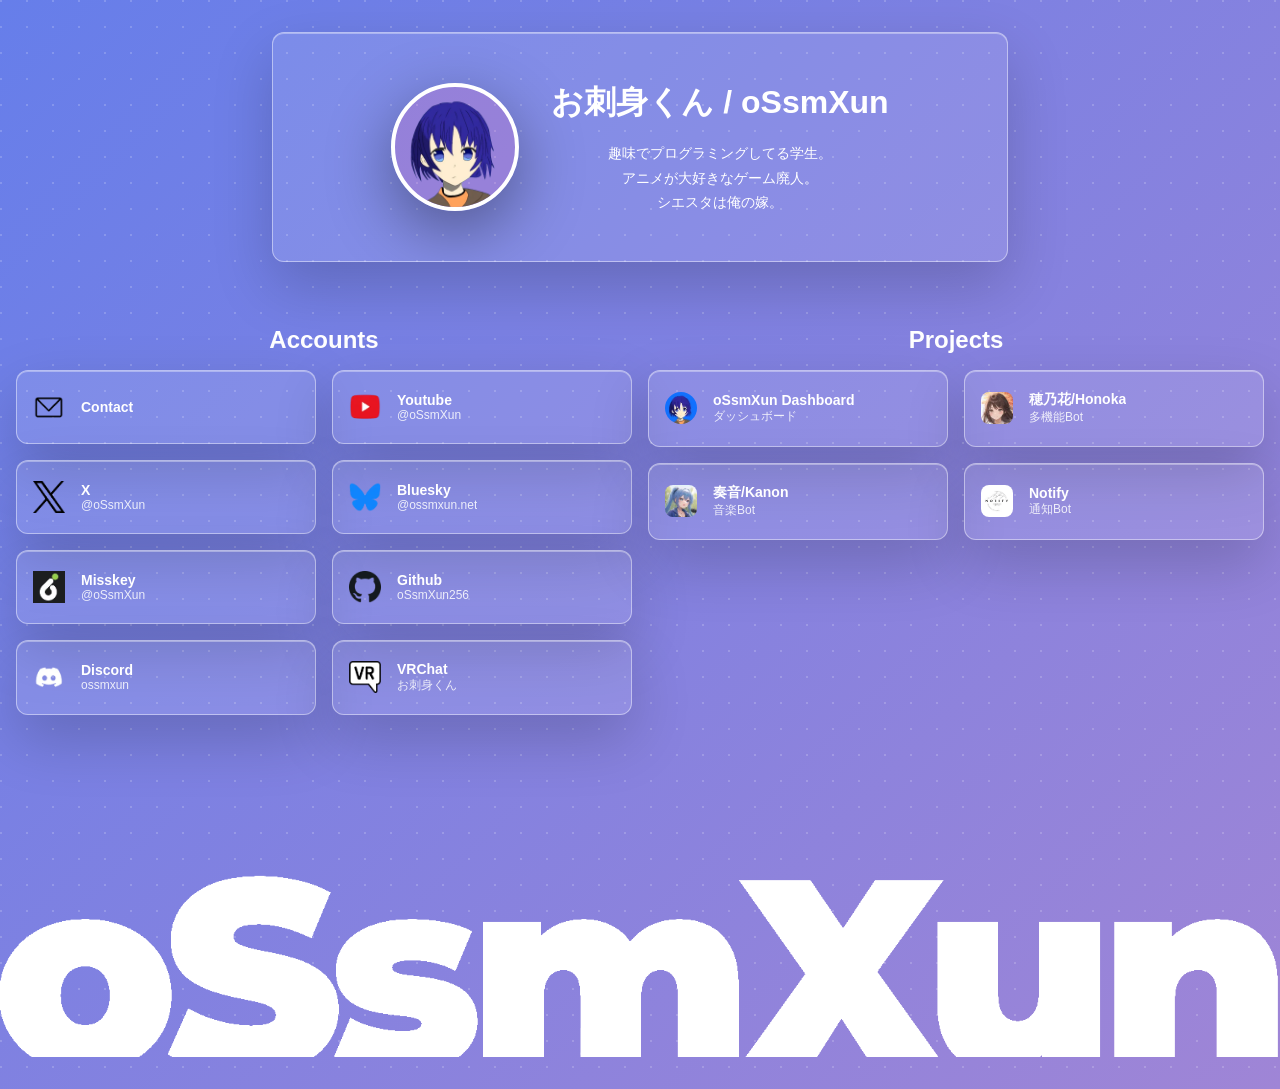
<file: index.html>
<!DOCTYPE html>
<html lang="ja" data-theme="dark" data-style="glass">
<head>
    <meta charset="UTF-8">
    <meta name="viewport" content="width=device-width, initial-scale=1.0, viewport-fit=cover">
    <title>お刺身くん / oSsmXun | プログラミング・ゲーム・個人開発</title>

    <link rel="stylesheet" href="./minaui.css">
    <link rel="stylesheet" href="./mina-site.css">
    <link rel="icon" type="image/webp" href="./img/aikon.w/n_ossm_nc.webp">
    <link rel="canonical" href="https://ossmxun.net/">
    <link rel="sitemap" type="application/xml" href="https://ossmxun.net/sitemap.xml">

    <meta name="description" content="お刺身くん（oSsmXun）の公式ホームページ。プログラミング、ゲーム、VRChat、個人開発プロジェクトやSNSを紹介しています。">
    <meta name="author" content="お刺身くん（oSsmXun）">
    <meta name="robots" content="index,follow,max-image-preview:large,max-snippet:-1,max-video-preview:-1">
    <meta name="theme-color" content="#352f9f">

    <meta property="og:title" content="お刺身くん / oSsmXun | プログラミング・ゲーム・個人開発">
    <meta property="og:url" content="https://ossmxun.net/">
    <meta property="og:image" content="https://ossmxun.net/img/original/new_header.png">
    <meta property="og:image:secure_url" content="https://ossmxun.net/img/original/new_header.png">
    <meta property="og:image:type" content="image/png">
    <meta property="og:image:width" content="1695">
    <meta property="og:image:height" content="953">
    <meta property="og:image:alt" content="お刺身くん / oSsmXun のプロフィール画像とロゴ">
    <meta property="og:type" content="website">
    <meta property="og:site_name" content="お刺身くん | oSsmXun">
    <meta property="og:description" content="お刺身くん（oSsmXun）の公式ホームページ。プログラミング、ゲーム、VRChat、個人開発プロジェクトやSNSを紹介しています。">
    <meta property="og:locale" content="ja_JP">
    <meta name="twitter:card" content="summary_large_image">
    <meta name="twitter:site" content="@oSsmXun">
    <meta name="twitter:creator" content="@oSsmXun">
    <meta name="twitter:title" content="お刺身くん / oSsmXun | プログラミング・ゲーム・個人開発">
    <meta name="twitter:description" content="お刺身くん（oSsmXun）の公式ホームページ。プログラミング、ゲーム、VRChat、個人開発プロジェクトやSNSを紹介しています。">
    <meta name="twitter:image" content="https://ossmxun.net/img/original/new_header.png">
    <meta name="twitter:image:alt" content="お刺身くん / oSsmXun のプロフィール画像とロゴ">

    <script type="application/ld+json">
    {
        "@context": "https://schema.org",
        "@graph": [
            {
                "@type": "WebSite",
                "@id": "https://ossmxun.net/#website",
                "url": "https://ossmxun.net/",
                "name": "お刺身くん | oSsmXun",
                "description": "お刺身くん（oSsmXun）の公式ホームページ。プログラミング、ゲーム、VRChat、個人開発プロジェクトやSNSを紹介しています。",
                "inLanguage": "ja-JP",
                "publisher": {
                    "@id": "https://ossmxun.net/#person"
                }
            },
            {
                "@type": "ProfilePage",
                "@id": "https://ossmxun.net/#profile",
                "url": "https://ossmxun.net/",
                "name": "お刺身くん / oSsmXun | プログラミング・ゲーム・個人開発",
                "isPartOf": {
                    "@id": "https://ossmxun.net/#website"
                },
                "mainEntity": {
                    "@id": "https://ossmxun.net/#person"
                },
                "primaryImageOfPage": {
                    "@id": "https://ossmxun.net/#primaryimage"
                },
                "inLanguage": "ja-JP"
            },
            {
                "@type": "Person",
                "@id": "https://ossmxun.net/#person",
                "name": "お刺身くん",
                "alternateName": [
                    "oSsmXun",
                    "ossmxun"
                ],
                "url": "https://ossmxun.net/",
                "image": {
                    "@id": "https://ossmxun.net/#primaryimage"
                },
                "description": "プログラミングやゲームを楽しみながら、個人開発やWebサイト制作をしているお刺身くん。",
                "sameAs": [
                    "https://x.com/oSsmXun",
                    "https://bsky.app/profile/ossmxun.net",
                    "https://misskey.io/@oSsmXun",
                    "https://github.com/oSsmXun256/",
                    "https://www.youtube.com/channel/UCQ-7PqL5qKKCc2W2w8dXtnw"
                ],
                "knowsAbout": [
                    "プログラミング",
                    "ゲーム",
                    "VRChat",
                    "Webサイト制作"
                ]
            },
            {
                "@type": "ImageObject",
                "@id": "https://ossmxun.net/#primaryimage",
                "url": "https://ossmxun.net/img/original/new_header.png",
                "contentUrl": "https://ossmxun.net/img/original/new_header.png",
                "width": 1695,
                "height": 953,
                "caption": "お刺身くん / oSsmXun のプロフィール画像とロゴ"
            }
        ]
    }
    </script>
</head>
<body class="mina-flex mina-flex-col mina-items-center mina-min-h-screen mina-py-8 oss-legacy-page">

    <header class="mina-container mina-w-full mina-px-4 oss-legacy-container oss-legacy-container--md oss-legacy-header">
        <div class="mina-card mina-p-8 mina-flex mina-flex-row mina-items-center mina-justify-center mina-gap-8 mina-text-center oss-legacy-profile">
            <img class="mina-avatar oss-legacy-avatar" alt="お刺身くん" src="./img/aikon.w/n_aikon_t.webp">

            <div>
                <h1 class="mina-heading-1 mina-my-4">お刺身くん / oSsmXun</h1>
                <p class="mina-leading-relaxed mina-text-sm">
                    趣味でプログラミングしてる学生。<br>
                    アニメが大好きなゲーム廃人。<br>
                    シエスタは俺の嫁。
                </p>
            </div>
        </div>
    </header>

    <main class="mina-container mina-w-full mina-px-4 mina-grid oss-legacy-container oss-legacy-container--xl oss-legacy-main">
        <section class="mina-w-full">
            <h2 class="mina-heading-2 mina-text-center mina-my-4">Accounts</h2>

            <div class="mina-grid oss-legacy-link-grid">
                <a href="./contact.html" class="mina-card mina-p-4 mina-flex mina-flex-row mina-items-center mina-gap-4 mina-text-white mina-hover-grow oss-legacy-link-card">
                    <img alt="Contact" class="mina-icon oss-legacy-link-icon" src="./img/home.w/e-mail.webp">
                    <span class="oss-legacy-link-label">Contact</span>
                </a>

                <a href="https://www.youtube.com/channel/UCQ-7PqL5qKKCc2W2w8dXtnw" class="mina-card mina-p-4 mina-flex mina-flex-row mina-items-center mina-gap-4 mina-text-white mina-hover-grow oss-legacy-link-card">
                    <img alt="YouTube" class="mina-icon oss-legacy-link-icon" src="./img/home.w/youtube.webp">
                    <div>
                        <span class="oss-legacy-link-label">Youtube</span>
                        <span class="oss-legacy-link-sub">@oSsmXun</span>
                    </div>
                </a>

                <a href="https://x.com/oSsmXun" class="mina-card mina-p-4 mina-flex mina-flex-row mina-items-center mina-gap-4 mina-text-white mina-hover-grow oss-legacy-link-card">
                    <img alt="X" class="mina-icon oss-legacy-link-icon" src="./img/home.w/x.webp">
                    <div>
                        <span class="oss-legacy-link-label">X</span>
                        <span class="oss-legacy-link-sub">@oSsmXun</span>
                    </div>
                </a>

                <a href="https://bsky.app/profile/ossmxun.net" class="mina-card mina-p-4 mina-flex mina-flex-row mina-items-center mina-gap-4 mina-text-white mina-hover-grow oss-legacy-link-card">
                    <img alt="BlueSky" class="mina-icon oss-legacy-link-icon" src="./img/home.w/bluesky.webp">
                    <div>
                        <span class="oss-legacy-link-label">Bluesky</span>
                        <span class="oss-legacy-link-sub">@ossmxun.net</span>
                    </div>
                </a>

                <a href="https://misskey.io/@oSsmXun" class="mina-card mina-p-4 mina-flex mina-flex-row mina-items-center mina-gap-4 mina-text-white mina-hover-grow oss-legacy-link-card">
                    <img alt="Misskey" class="mina-icon oss-legacy-link-icon" src="./img/home.w/misskey.webp">
                    <div>
                        <span class="oss-legacy-link-label">Misskey</span>
                        <span class="oss-legacy-link-sub">@oSsmXun</span>
                    </div>
                </a>

                <a href="https://github.com/oSsmXun256/" class="mina-card mina-p-4 mina-flex mina-flex-row mina-items-center mina-gap-4 mina-text-white mina-hover-grow oss-legacy-link-card">
                    <img alt="Github" class="mina-icon oss-legacy-link-icon" src="./img/home.w/github.webp">
                    <div>
                        <span class="oss-legacy-link-label">Github</span>
                        <span class="oss-legacy-link-sub">oSsmXun256</span>
                    </div>
                </a>

                <a href="https://xu.f5.si/d-sp" class="mina-card mina-p-4 mina-flex mina-flex-row mina-items-center mina-gap-4 mina-text-white mina-hover-grow oss-legacy-link-card">
                    <img alt="Discord" class="mina-icon oss-legacy-link-icon" src="./img/home.w/discord.webp">
                    <div>
                        <span class="oss-legacy-link-label">Discord</span>
                        <span class="oss-legacy-link-sub">ossmxun</span>
                    </div>
                </a>

                <a href="https://vrc.ossmxun.net/" class="mina-card mina-p-4 mina-flex mina-flex-row mina-items-center mina-gap-4 mina-text-white mina-hover-grow oss-legacy-link-card">
                    <img alt="VRChat" class="mina-icon oss-legacy-link-icon" src="./img/home.w/vrc.webp">
                    <div>
                        <span class="oss-legacy-link-label">VRChat</span>
                        <span class="oss-legacy-link-sub">お刺身くん</span>
                    </div>
                </a>
            </div>
        </section>

        <section class="mina-w-full">
            <h2 class="mina-heading-2 mina-text-center mina-my-4">Projects</h2>

            <div class="mina-grid oss-legacy-link-grid">
                <a href="https://dashboard.ossmxun.net/" class="mina-card mina-p-4 mina-flex mina-flex-row mina-items-center mina-gap-4 mina-text-white mina-hover-grow oss-legacy-link-card">
                    <img alt="Dashboard" class="mina-icon oss-legacy-link-icon oss-legacy-project-icon oss-legacy-project-icon--round" src="./img/aikon.w/n_ossm_nc.webp">
                    <div>
                        <span class="oss-legacy-link-label">oSsmXun Dashboard</span>
                        <span class="oss-legacy-link-sub">ダッシュボード</span>
                    </div>
                </a>

                <a href="https://app.ossmxun.net/honoka/" class="mina-card mina-p-4 mina-flex mina-flex-row mina-items-center mina-gap-4 mina-text-white mina-hover-grow oss-legacy-link-card">
                    <img alt="Honoka" class="mina-icon oss-legacy-link-icon oss-legacy-project-icon" src="./img/home.w/honoka.webp">
                    <div>
                        <span class="oss-legacy-link-label">穂乃花/Honoka</span>
                        <span class="oss-legacy-link-sub">多機能Bot</span>
                    </div>
                </a>

                <a href="https://app.ossmxun.net/kanon/" class="mina-card mina-p-4 mina-flex mina-flex-row mina-items-center mina-gap-4 mina-text-white mina-hover-grow oss-legacy-link-card">
                    <img alt="Kanon" class="mina-icon oss-legacy-link-icon oss-legacy-project-icon" src="./img/home.w/kanon.webp">
                    <div>
                        <span class="oss-legacy-link-label">奏音/Kanon</span>
                        <span class="oss-legacy-link-sub">音楽Bot</span>
                    </div>
                </a>

                <a href="https://app.ossmxun.net/notify/" class="mina-card mina-p-4 mina-flex mina-flex-row mina-items-center mina-gap-4 mina-text-white mina-hover-grow oss-legacy-link-card">
                    <img alt="Notify" class="mina-icon oss-legacy-link-icon oss-legacy-project-icon" src="./img/home.w/notify.webp">
                    <div>
                        <span class="oss-legacy-link-label">Notify</span>
                        <span class="oss-legacy-link-sub">通知Bot</span>
                    </div>
                </a>
            </div>
        </section>
    </main>

    <footer class="mina-w-full mina-overflow-hidden mina-flex mina-justify-center mina-items-end oss-legacy-footer">
        <img src="./img/original/bottom.png" alt="Footer Image" class="mina-w-full" width="1715" height="245" loading="lazy" decoding="async">
    </footer>

    <script src="./minaui.js" defer></script>
</body>
</html>
</file>
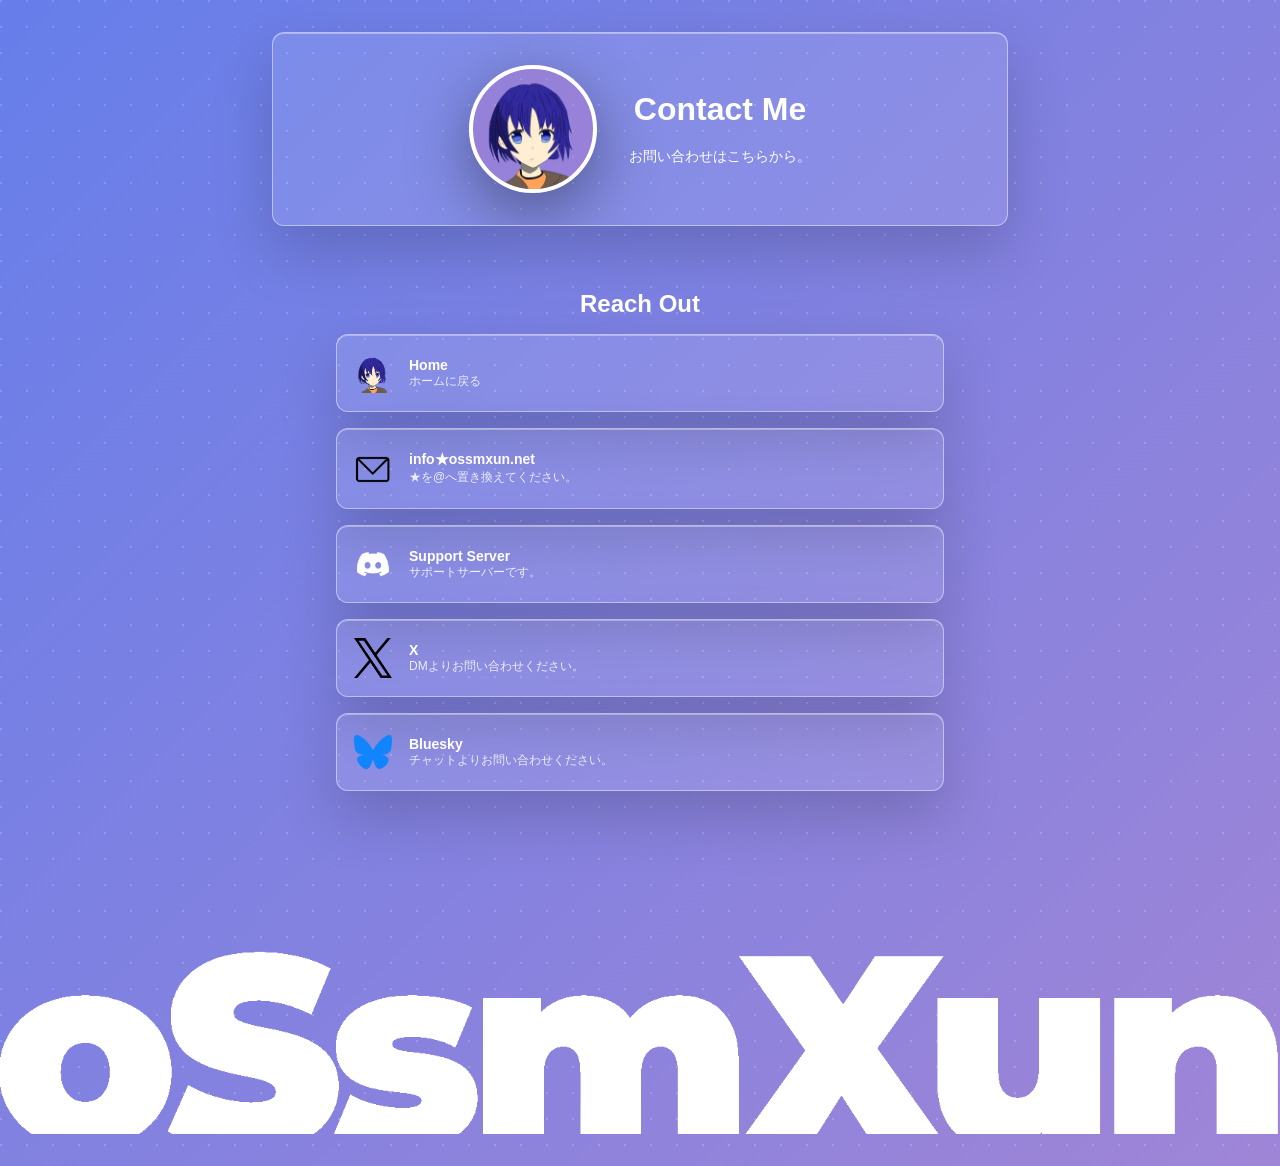
<file: contact.html>
<!DOCTYPE html>
<html lang="ja" data-theme="dark" data-style="glass">
<head>
    <meta charset="UTF-8">
    <meta name="viewport" content="width=device-width, initial-scale=1.0, viewport-fit=cover">
    <title>お問い合わせ | お刺身くん / oSsmXun</title>

    <link rel="stylesheet" href="./minaui.css">
    <link rel="stylesheet" href="./mina-site.css">
    <link rel="icon" type="image/webp" href="./img/aikon.w/n_ossm_nc.webp">
    <link rel="canonical" href="https://ossmxun.net/contact.html">
    <link rel="sitemap" type="application/xml" href="https://ossmxun.net/sitemap.xml">
    <meta name="description" content="お刺身くん（oSsmXun）へのお問い合わせ方法。メール、X、Bluesky、Discordのサポート窓口を案内しています。">
    <meta name="author" content="お刺身くん（oSsmXun）">
    <meta name="robots" content="index,follow,max-image-preview:large,max-snippet:-1,max-video-preview:-1">
    <meta name="theme-color" content="#352f9f">
    <meta property="og:title" content="お問い合わせ | お刺身くん / oSsmXun">
    <meta property="og:url" content="https://ossmxun.net/contact.html">
    <meta property="og:description" content="お刺身くん（oSsmXun）へのお問い合わせ方法。メール、X、Bluesky、Discordのサポート窓口を案内しています。">
    <meta property="og:image" content="https://ossmxun.net/img/original/new_header.png">
    <meta property="og:image:secure_url" content="https://ossmxun.net/img/original/new_header.png">
    <meta property="og:image:type" content="image/png">
    <meta property="og:image:width" content="1695">
    <meta property="og:image:height" content="953">
    <meta property="og:image:alt" content="お刺身くん / oSsmXun のプロフィール画像とロゴ">
    <meta property="og:type" content="website">
    <meta property="og:site_name" content="お刺身くん | oSsmXun">
    <meta property="og:locale" content="ja_JP">
    <meta name="twitter:card" content="summary_large_image">
    <meta name="twitter:site" content="@oSsmXun">
    <meta name="twitter:creator" content="@oSsmXun">
    <meta name="twitter:title" content="お問い合わせ | お刺身くん / oSsmXun">
    <meta name="twitter:description" content="お刺身くん（oSsmXun）へのお問い合わせ方法。メール、X、Bluesky、Discordのサポート窓口を案内しています。">
    <meta name="twitter:image" content="https://ossmxun.net/img/original/new_header.png">
    <meta name="twitter:image:alt" content="お刺身くん / oSsmXun のプロフィール画像とロゴ">

    <script type="application/ld+json">
    {
        "@context": "https://schema.org",
        "@type": "ContactPage",
        "@id": "https://ossmxun.net/contact.html#contact",
        "url": "https://ossmxun.net/contact.html",
        "name": "お問い合わせ | お刺身くん / oSsmXun",
        "description": "お刺身くん（oSsmXun）へのお問い合わせ方法。メール、X、Bluesky、Discordのサポート窓口を案内しています。",
        "isPartOf": {
            "@id": "https://ossmxun.net/#website"
        },
        "about": {
            "@id": "https://ossmxun.net/#person"
        },
        "inLanguage": "ja-JP"
    }
    </script>
</head>
<body class="mina-flex mina-flex-col mina-items-center mina-min-h-screen mina-py-8 oss-legacy-page oss-legacy-contact-page">

    <header class="mina-container mina-w-full mina-px-4 oss-legacy-container oss-legacy-container--md oss-legacy-header">
        <div class="mina-card mina-p-8 mina-flex mina-flex-row mina-items-center mina-justify-center mina-gap-8 mina-text-center oss-legacy-profile">
            <img class="mina-avatar oss-legacy-avatar" alt="お刺身くん" src="./img/aikon.w/n_aikon_t.webp">

            <div>
                <h1 class="mina-heading-1 mina-text-white mina-my-4">Contact Me</h1>
                <p class="mina-text-white mina-leading-relaxed mina-text-sm">
                    お問い合わせはこちらから。
                </p>
            </div>
        </div>
    </header>

    <main class="mina-container mina-w-full mina-px-4 oss-legacy-container oss-legacy-container--sm oss-legacy-contact-main">
        <section>
            <h2 class="mina-heading-2 mina-text-center mina-my-4">Reach Out</h2>
            <div class="mina-grid mina-gap-4 oss-legacy-contact-grid">
                <a href="./" class="mina-card mina-p-4 mina-flex mina-flex-row mina-items-center mina-gap-4 mina-text-white mina-hover-grow oss-legacy-link-card">
                    <img alt="Home" class="mina-icon oss-legacy-link-icon" src="./img/aikon.w/n_aikon_t.webp">
                    <div>
                        <span class="oss-legacy-link-label">Home</span>
                        <span class="oss-legacy-link-sub">ホームに戻る</span>
                    </div>
                </a>

                <div class="mina-card mina-p-4 mina-flex mina-flex-row mina-items-center mina-gap-4 mina-text-white oss-legacy-link-card">
                    <img alt="Email" class="mina-icon oss-legacy-link-icon" src="./img/home.w/e-mail.webp">
                    <div>
                        <span class="oss-legacy-link-label">info★ossmxun.net</span>
                        <span class="oss-legacy-link-sub">★を@へ置き換えてください。</span>
                    </div>
                </div>

                <a href="https://xu.f5.si/d-sp" class="mina-card mina-p-4 mina-flex mina-flex-row mina-items-center mina-gap-4 mina-text-white mina-hover-grow oss-legacy-link-card">
                    <img alt="Discord" class="mina-icon oss-legacy-link-icon" src="./img/home.w/discord.webp">
                    <div>
                        <span class="oss-legacy-link-label">Support Server</span>
                        <span class="oss-legacy-link-sub">サポートサーバーです。</span>
                    </div>
                </a>

                <a href="https://x.com/oSsmXun" class="mina-card mina-p-4 mina-flex mina-flex-row mina-items-center mina-gap-4 mina-text-white mina-hover-grow oss-legacy-link-card">
                    <img alt="X" class="mina-icon oss-legacy-link-icon" src="./img/home.w/x.webp">
                    <div>
                        <span class="oss-legacy-link-label">X</span>
                        <span class="oss-legacy-link-sub">DMよりお問い合わせください。</span>
                    </div>
                </a>

                <a href="https://bsky.app/profile/ossmxun.net" class="mina-card mina-p-4 mina-flex mina-flex-row mina-items-center mina-gap-4 mina-text-white mina-hover-grow oss-legacy-link-card">
                    <img alt="Bluesky" class="mina-icon oss-legacy-link-icon" src="./img/home.w/bluesky.webp">
                    <div>
                        <span class="oss-legacy-link-label">Bluesky</span>
                        <span class="oss-legacy-link-sub">チャットよりお問い合わせください。</span>
                    </div>
                </a>
            </div>
        </section>
    </main>

    <footer class="mina-w-full mina-overflow-hidden mina-flex mina-justify-center mina-items-end oss-legacy-footer">
        <img src="./img/original/bottom.png" alt="Footer Image" class="mina-w-full" width="1715" height="245" loading="lazy" decoding="async">
    </footer>

    <script src="./minaui.js" defer></script>
</body>
</html>
</file>
<file: mina-site.css>
/*
 * oSsmXun's original layout, updated to use MinaUI v0.2.0.
 *
 * MinaUI owns the reusable surface, flex, typography and utility APIs.
 * These rules retain the original layout and dimensions.
 */

.oss-legacy-page {
    position: relative;
    isolation: isolate;
    line-height: normal;
    color: #fff;
    background: transparent;
    font-family: "Poppins", -apple-system, BlinkMacSystemFont, "Segoe UI", Roboto, sans-serif;
    --mina-bg: transparent;
    --mina-fg: #fff;
    --mina-fg-muted: rgba(255, 255, 255, 0.7);
    --mina-fg-subtle: rgba(255, 255, 255, 0.7);
    --mina-font-sans: "Poppins", -apple-system, BlinkMacSystemFont, "Segoe UI", Roboto, sans-serif;
    --mina-font-display: "Poppins", -apple-system, BlinkMacSystemFont, "Segoe UI", Roboto, sans-serif;
    --mina-primary: #4e70df;
    --mina-primary-hover: #6b8aff;
    --mina-gradient-primary: linear-gradient(135deg, #667eea, #9f85d6);
    --mina-glass-bg: rgba(255, 255, 255, 0.1);
    --mina-glass-bg-light: rgba(255, 255, 255, 0.16);
    --mina-glass-border: rgba(255, 255, 255, 0.45);
    --mina-card-bg: rgba(255, 255, 255, 0.12);
    --mina-shadow-md: 0 24px 60px rgba(0, 0, 0, 0.18), inset 0 1px 0 rgba(255, 255, 255, 0.35);
    --mina-radius-xl: 12px;
    --mina-radius-lg: 12px;
    --mina-radius-md: 8px;
    --mina-surface-muted: rgba(255, 255, 255, 0.1);
}

/* Keep the original patterned purple backdrop while using MinaUI's layer token. */
.oss-legacy-page::before,
.mina-error-page::before {
    position: absolute;
    inset: 0;
    z-index: var(--mina-z-backdrop);
    content: "";
    pointer-events: none;
    background:
        radial-gradient(circle at 1px 1px, rgba(255, 255, 255, 0.18) 1px, transparent 0) 0 0 / 26px 26px,
        linear-gradient(135deg, #667eea, #9f85d6);
}

.oss-legacy-page > * {
    flex-shrink: 0;
}

.oss-legacy-container {
    width: 100%;
    box-sizing: border-box;
    padding-right: 1rem;
    padding-left: 1rem;
    margin-right: auto;
    margin-left: auto;
}

.oss-legacy-container--md {
    max-width: 48rem;
}

.oss-legacy-container--sm {
    max-width: 40rem;
}

.oss-legacy-container--xl {
    max-width: 80rem;
}

.oss-legacy-header {
    margin-bottom: 3rem;
}

.oss-legacy-profile {
    flex-direction: row;
    overflow: hidden;
}

.oss-legacy-page .mina-heading-1,
.oss-legacy-page .mina-heading-2 {
    line-height: normal;
    letter-spacing: normal;
}

.oss-legacy-page .mina-heading-1 {
    font-size: 2rem;
}

.oss-legacy-page .mina-heading-2 {
    font-size: 1.5rem;
}

.oss-legacy-avatar {
    width: 128px;
    height: 128px;
    flex-shrink: 0;
    border: 4px solid #fff;
    border-radius: 50%;
    object-fit: cover;
    box-shadow: var(--mina-shadow-lg);
}

.oss-legacy-main {
    grid-template-columns: repeat(auto-fit, minmax(300px, 1fr));
    gap: 1rem;
    margin-bottom: 4rem;
}

.oss-legacy-link-grid {
    grid-template-columns: repeat(auto-fit, minmax(250px, 1fr));
}

.oss-legacy-link-card {
    min-width: 0;
    flex-direction: row;
    color: #fff;
    text-decoration: none;
}

/* Preserve the original card rhythm while MinaUI supplies the surface. */
.oss-legacy-main > section:first-child .oss-legacy-link-card {
    min-height: 74px;
}

.oss-legacy-main > section:first-child .oss-legacy-link-card:last-child {
    min-height: 75px;
}

.oss-legacy-main > section:first-child .oss-legacy-link-card:first-child {
    min-height: 66px;
}

.oss-legacy-main > section:last-child .oss-legacy-link-card {
    min-height: 77px;
}

.oss-legacy-link-icon {
    width: 32px;
    height: 32px;
    flex: 0 0 auto;
    object-fit: contain;
}

.oss-legacy-project-icon {
    object-fit: cover;
    border-radius: 8px;
}

.oss-legacy-project-icon--round {
    border-radius: 50%;
}

.oss-legacy-link-label {
    display: block;
    overflow: hidden;
    color: #fff;
    font-size: 0.875rem;
    font-weight: 700;
    text-overflow: ellipsis;
    white-space: nowrap;
}

.oss-legacy-link-sub {
    display: block;
    overflow: hidden;
    color: #fff;
    font-size: 0.75rem;
    opacity: 0.85;
    text-overflow: ellipsis;
    white-space: nowrap;
}

.oss-legacy-footer {
    margin-top: 6rem;
}

.oss-legacy-footer img {
    display: block;
    width: 100%;
    height: auto;
}

.oss-legacy-contact-main {
    margin-bottom: 4rem;
}

.oss-legacy-contact-grid {
    grid-template-columns: 1fr;
}

.oss-legacy-contact-page .oss-legacy-link-icon {
    width: 40px;
    height: 40px;
}

.oss-legacy-contact-grid .oss-legacy-link-card {
    min-height: 78px;
}

.oss-legacy-contact-grid .oss-legacy-link-card:nth-child(2) {
    min-height: 81px;
}

@media (max-width: 768px) {
    .oss-legacy-profile {
        flex-direction: column !important;
    }

    .oss-legacy-main > section:last-child .oss-legacy-link-card:first-child,
    .oss-legacy-main > section:last-child .oss-legacy-link-card:last-child {
        min-height: 75px;
    }
}

@media (prefers-reduced-motion: reduce) {
    .mina-hover-grow,
    .mina-hover-grow:hover {
        transform: none;
    }
}
</file>
